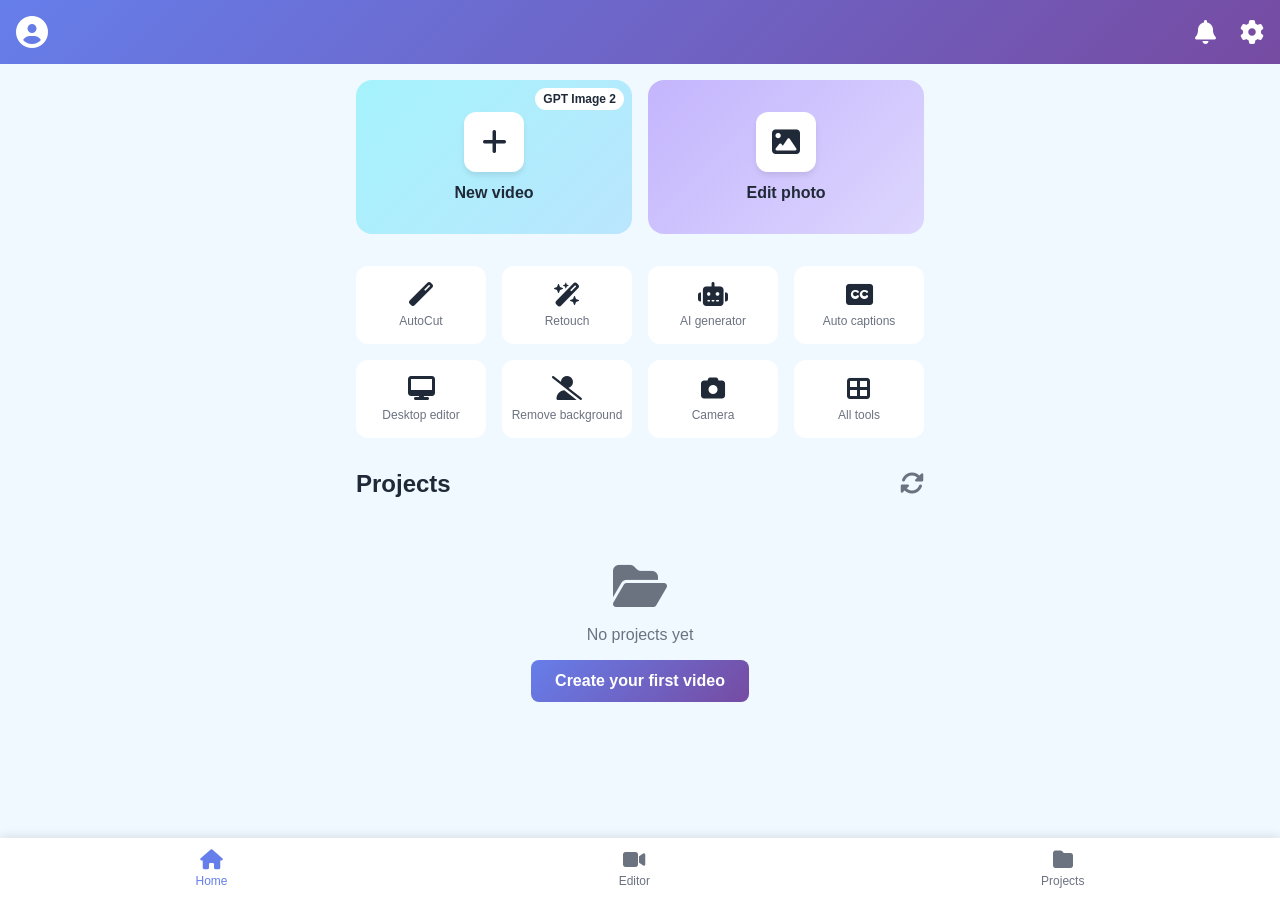
<file: frontend/index.html>
<!DOCTYPE html>
<html lang="en">
<head>
    <meta charset="UTF-8">
    <meta name="viewport" content="width=device-width, initial-scale=1.0">
    <title>Auto-Editing - AI Video Editor</title>
    <link rel="stylesheet" href="css/style.css">
    <link rel="stylesheet" href="https://cdnjs.cloudflare.com/ajax/libs/font-awesome/6.4.0/css/all.min.css">
</head>
<body>
    <header class="modern-header">
        <div class="header-top">
            <div class="header-left">
                <i class="fas fa-user-circle user-icon"></i>
            </div>
            <div class="header-right">
                <i class="fas fa-bell"></i>
                <i class="fas fa-cog"></i>
            </div>
        </div>
    </header>

    <main class="main-content">
        <div class="top-cards">
            <div class="card new-video-card" onclick="openUploadModal()">
                <div class="card-icon">
                    <i class="fas fa-plus"></i>
                </div>
                <span class="card-label">New video</span>
                <div class="card-badge">GPT Image 2</div>
            </div>
            <div class="card edit-photo-card" onclick="alert('Photo Editor Coming Soon')">
                <div class="card-icon">
                    <i class="fas fa-image"></i>
                </div>
                <span class="card-label">Edit photo</span>
            </div>
        </div>

        <div class="tools-section">
            <div class="tools-grid">
                <div class="tool-item" onclick="window.location.href='editor.html'">
                    <i class="fas fa-magic"></i>
                    <span>AutoCut</span>
                </div>
                <div class="tool-item" onclick="alert('Coming Soon')">
                    <i class="fas fa-wand-magic-sparkles"></i>
                    <span>Retouch</span>
                </div>
                <div class="tool-item" onclick="alert('Coming Soon')">
                    <i class="fas fa-robot"></i>
                    <span>AI generator</span>
                </div>
                <div class="tool-item" onclick="window.location.href='editor.html'">
                    <i class="fas fa-closed-captioning"></i>
                    <span>Auto captions</span>
                </div>
                <div class="tool-item" onclick="alert('Coming Soon')">
                    <i class="fas fa-desktop"></i>
                    <span>Desktop editor</span>
                </div>
                <div class="tool-item" onclick="alert('Coming Soon')">
                    <i class="fas fa-user-slash"></i>
                    <span>Remove background</span>
                </div>
                <div class="tool-item" onclick="alert('Coming Soon')">
                    <i class="fas fa-camera"></i>
                    <span>Camera</span>
                </div>
                <div class="tool-item" onclick="alert('Coming Soon')">
                    <i class="fas fa-th-large"></i>
                    <span>All tools</span>
                </div>
            </div>
        </div>

        <div class="projects-section">
            <div class="section-header">
                <h2>Projects</h2>
                <button class="menu-btn" onclick="loadProjects()">
                    <i class="fas fa-sync-alt"></i>
                </button>
            </div>
            <div class="projects-list" id="projectsList">
                <div class="empty-state">
                    <i class="fas fa-folder-open"></i>
                    <p>No projects yet</p>
                    <button class="create-btn" onclick="openUploadModal()">
                        Create your first video
                    </button>
                </div>
            </div>
        </div>
    </main>

    <div id="uploadModal" class="modal" style="display: none;">
        <div class="modal-content">
            <div class="modal-header">
                <h3>Upload Video</h3>
                <button class="close-btn" onclick="closeUploadModal()">
                    <i class="fas fa-times"></i>
                </button>
            </div>
            <div class="modal-body">
                <div class="upload-area" id="uploadArea">
                    <i class="fas fa-cloud-upload-alt upload-icon"></i>
                    <h4>Drag & Drop your video here</h4>
                    <p>or</p>
                    <input type="file" id="videoInput" accept="video/*" hidden>
                    <button class="upload-btn" onclick="document.getElementById('videoInput').click()">
                        Browse Files
                    </button>
                    <p class="upload-info">Supported: MP4, AVI, MOV, MKV (Max 500MB)</p>
                </div>
                <div id="uploadProgress" class="upload-progress" style="display: none;">
                    <div class="progress-bar">
                        <div class="progress-fill" id="progressFill"></div>
                    </div>
                    <p id="progressText">Uploading... 0%</p>
                </div>
            </div>
        </div>
    </div>

    <nav class="bottom-nav">
        <a href="index.html" class="nav-item active">
            <i class="fas fa-home"></i>
            <span>Home</span>
        </a>
        <a href="editor.html" class="nav-item">
            <i class="fas fa-video"></i>
            <span>Editor</span>
        </a>
        <a href="dashboard.html" class="nav-item">
            <i class="fas fa-folder"></i>
            <span>Projects</span>
        </a>
    </nav>

    <script src="js/api.js"></script>
    <script src="js/main.js"></script>
</body>
</html>
</file>
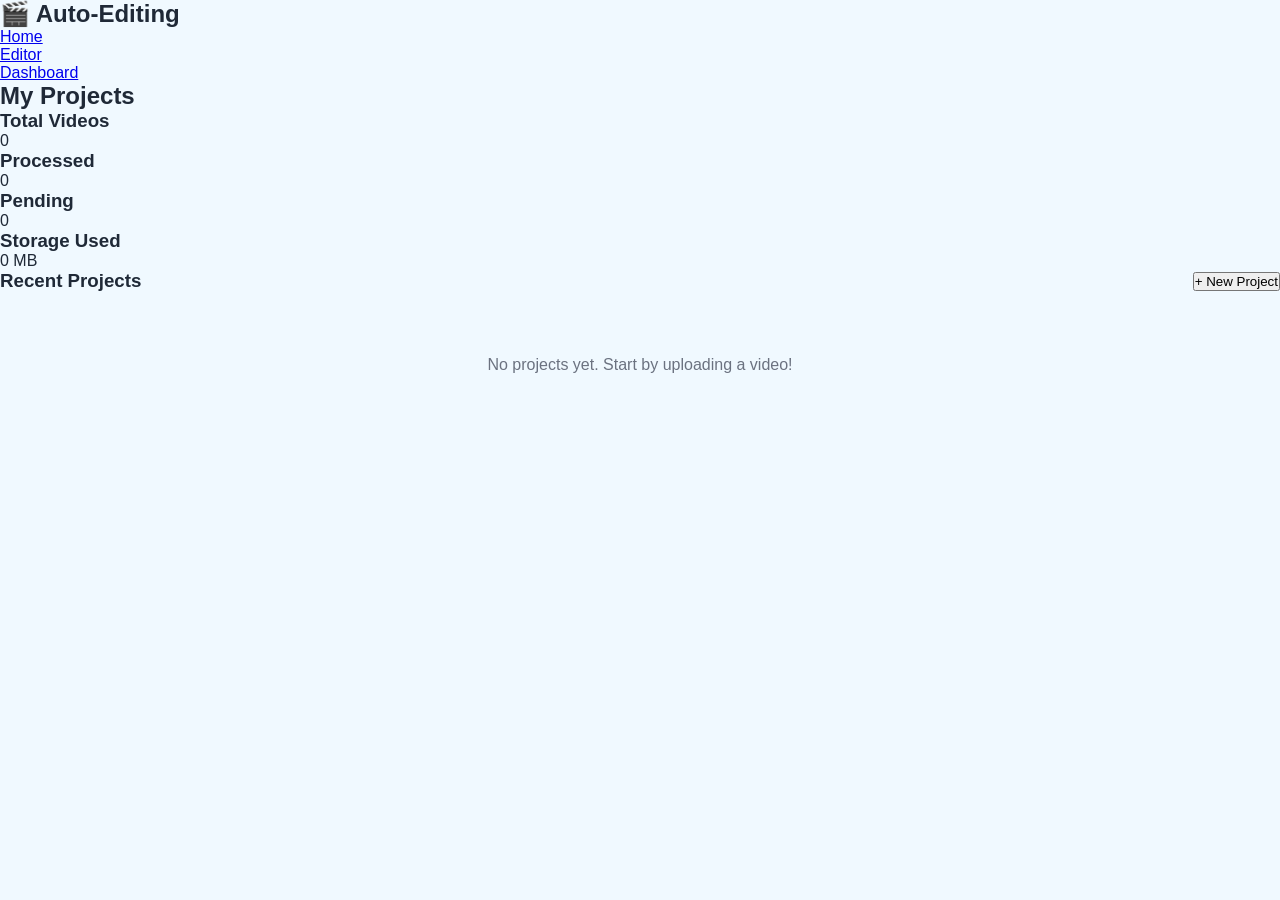
<file: frontend/dashboard.html>
<!DOCTYPE html>
<html lang="en">
<head>
    <meta charset="UTF-8">
    <meta name="viewport" content="width=device-width, initial-scale=1.0">
    <title>Dashboard - Auto-Editing</title>
    <link rel="stylesheet" href="css/style.css">
    <link rel="stylesheet" href="css/responsive.css">
</head>
<body>
    <!-- Navigation -->
    <nav class="navbar">
        <div class="nav-container">
            <div class="logo">
                <h1>🎬 Auto-Editing</h1>
            </div>
            <ul class="nav-menu">
                <li><a href="index.html">Home</a></li>
                <li><a href="editor.html">Editor</a></li>
                <li><a href="dashboard.html" class="active">Dashboard</a></li>
            </ul>
        </div>
    </nav>

    <!-- Dashboard Container -->
    <div class="dashboard-container">
        <div class="container">
            <h2>My Projects</h2>
            
            <!-- Stats Cards -->
            <div class="stats-grid">
                <div class="stat-card">
                    <h3>Total Videos</h3>
                    <p class="stat-number" id="totalVideos">0</p>
                </div>
                <div class="stat-card">
                    <h3>Processed</h3>
                    <p class="stat-number" id="processedVideos">0</p>
                </div>
                <div class="stat-card">
                    <h3>Pending</h3>
                    <p class="stat-number" id="pendingVideos">0</p>
                </div>
                <div class="stat-card">
                    <h3>Storage Used</h3>
                    <p class="stat-number" id="storageUsed">0 MB</p>
                </div>
            </div>

            <!-- Projects List -->            <div class="projects-section">
                <div class="section-header">
                    <h3>Recent Projects</h3>
                    <button class="btn btn-primary" onclick="window.location.href='editor.html'">
                        + New Project
                    </button>
                </div>
                
                <div class="projects-list" id="projectsList">
                    <!-- Projects will be loaded here -->
                    <div class="empty-state">
                        <p>No projects yet. Start by uploading a video!</p>
                    </div>
                </div>
            </div>
        </div>
    </div>

    <script src="js/main.js"></script>
    <script src="js/api.js"></script>
    <script>
        // Load dashboard data
        async function loadDashboard() {
            try {
                const response = await API.getProjects();
                if (response.success) {
                    displayProjects(response.projects);
                    updateStats(response.stats);
                }
            } catch (error) {
                console.error('Error loading dashboard:', error);
            }
        }

        function displayProjects(projects) {
            const projectsList = document.getElementById('projectsList');
            
            if (!projects || projects.length === 0) {
                projectsList.innerHTML = '<div class="empty-state"><p>No projects yet. Start by uploading a video!</p></div>';
                return;
            }

            projectsList.innerHTML = projects.map(project => `
                <div class="project-card">
                    <div class="project-info">
                        <h4>${project.name}</h4>
                        <p>Created: ${new Date(project.created_at).toLocaleDateString()}</p>
                        <span class="status-badge ${project.status}">${project.status}</span>
                    </div>
                    <div class="project-actions">                        <button class="btn btn-secondary" onclick="openProject('${project.id}')">
                            Open
                        </button>
                        <button class="btn btn-danger" onclick="deleteProject('${project.id}')">
                            Delete
                        </button>
                    </div>
                </div>
            `).join('');
        }

        function updateStats(stats) {
            document.getElementById('totalVideos').textContent = stats.total || 0;
            document.getElementById('processedVideos').textContent = stats.processed || 0;
            document.getElementById('pendingVideos').textContent = stats.pending || 0;
            document.getElementById('storageUsed').textContent = stats.storage || '0 MB';
        }

        function openProject(projectId) {
            window.location.href = `editor.html?project=${projectId}`;
        }

        async function deleteProject(projectId) {
            if (confirm('Are you sure you want to delete this project?')) {
                try {
                    const response = await API.deleteProject(projectId);
                    if (response.success) {
                        loadDashboard();
                    }
                } catch (error) {
                    console.error('Error deleting project:', error);
                }
            }
        }

        // Load dashboard on page load
        loadDashboard();
    </script>
</body>
</html>
</file>
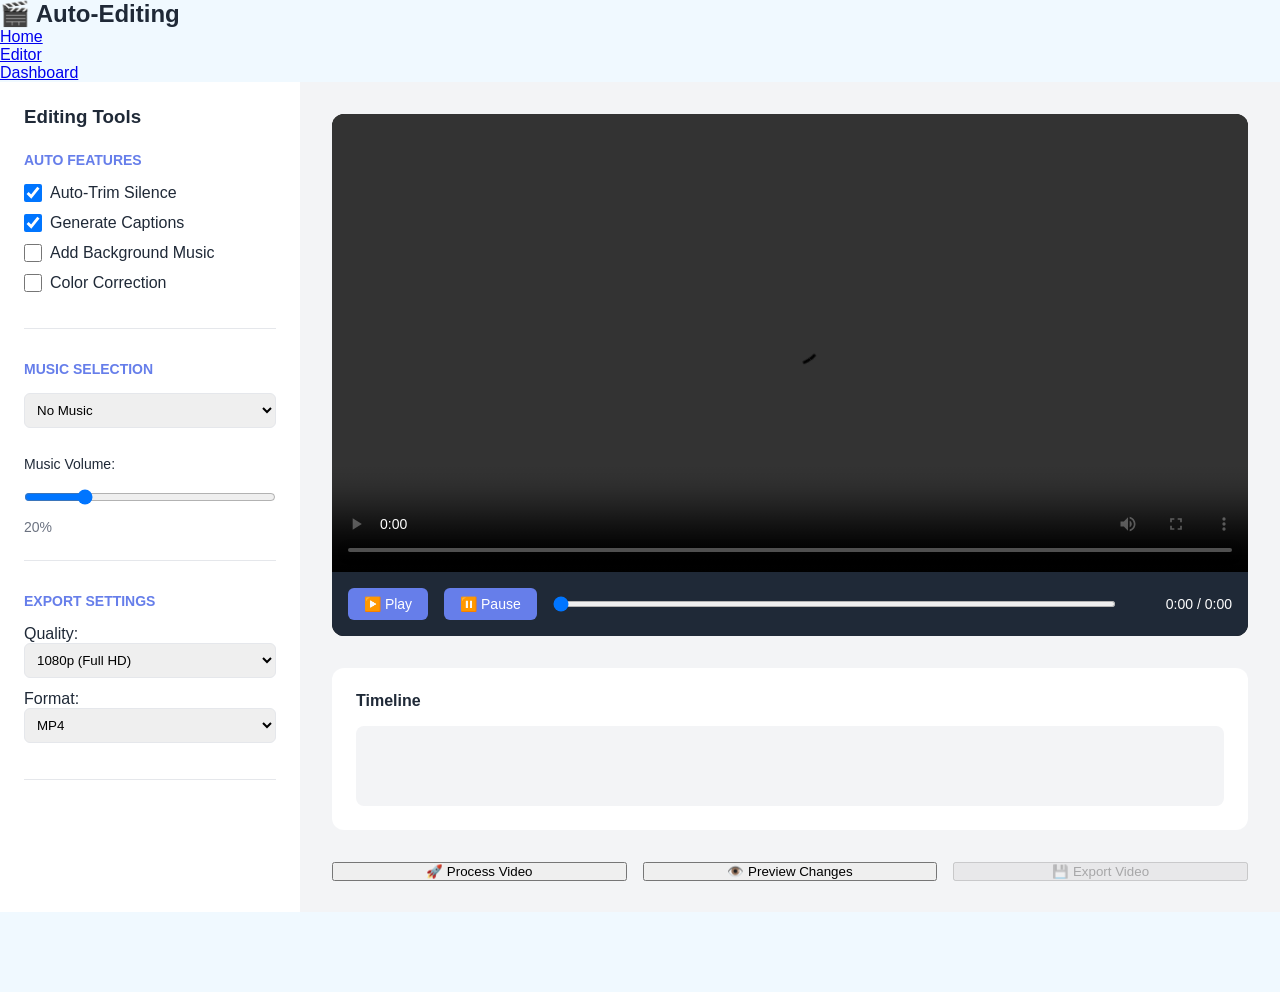
<file: frontend/editor.html>
<!DOCTYPE html>
<html lang="en">
<head>
    <meta charset="UTF-8">
    <meta name="viewport" content="width=device-width, initial-scale=1.0">
    <title>Video Editor - Auto-Editing</title>
    <link rel="stylesheet" href="css/style.css">
    <link rel="stylesheet" href="css/editor.css">
    <link rel="stylesheet" href="css/responsive.css">
</head>
<body>
    <!-- Navigation -->
    <nav class="navbar">
        <div class="nav-container">
            <div class="logo">
                <h1>🎬 Auto-Editing</h1>
            </div>
            <ul class="nav-menu">
                <li><a href="index.html">Home</a></li>
                <li><a href="editor.html" class="active">Editor</a></li>
                <li><a href="dashboard.html">Dashboard</a></li>
            </ul>
        </div>
    </nav>

    <!-- Editor Container -->
    <div class="editor-container">
        <!-- Sidebar -->
        <aside class="editor-sidebar">
            <h3>Editing Tools</h3>
            <div class="tool-group">
                <h4>Auto Features</h4>
                <label class="checkbox-label">
                    <input type="checkbox" id="autoTrim" checked>
                    <span>Auto-Trim Silence</span>
                </label>
                <label class="checkbox-label">
                    <input type="checkbox" id="autoCaptions" checked>
                    <span>Generate Captions</span>
                </label>
                <label class="checkbox-label">
                    <input type="checkbox" id="autoMusic">
                    <span>Add Background Music</span>
                </label>
                <label class="checkbox-label">
                    <input type="checkbox" id="autoColor">
                    <span>Color Correction</span>
                </label>
            </div>
            <div class="tool-group">
                <h4>Music Selection</h4>
                <select id="musicSelect">
                    <option value="none">No Music</option>
                    <option value="upbeat">Upbeat</option>
                    <option value="calm">Calm</option>
                    <option value="dramatic">Dramatic</option>
                    <option value="corporate">Corporate</option>
                </select>
                <div class="volume-control">
                    <label>Music Volume:</label>
                    <input type="range" id="musicVolume" min="0" max="100" value="20">
                    <span id="volumeValue">20%</span>
                </div>
            </div>

            <div class="tool-group">
                <h4>Export Settings</h4>
                <label>Quality:</label>
                <select id="qualitySelect">
                    <option value="1080p">1080p (Full HD)</option>
                    <option value="720p">720p (HD)</option>
                    <option value="480p">480p (SD)</option>
                </select>
                
                <label>Format:</label>
                <select id="formatSelect">
                    <option value="mp4">MP4</option>
                    <option value="webm">WebM</option>
                    <option value="mov">MOV</option>
                </select>
            </div>
        </aside>

        <!-- Main Editor Area -->
        <main class="editor-main">
            <!-- Video Preview -->
            <div class="video-preview">
                <video id="videoPlayer" controls>
                    <source src="" type="video/mp4">
                    Your browser does not support the video tag.
                </video>
                <div class="video-controls">
                    <button id="playBtn" class="control-btn">▶️ Play</button>
                    <button id="pauseBtn" class="control-btn">⏸️ Pause</button>
                    <input type="range" id="videoSeek" min="0" max="100" value="0">
                    <span id="timeDisplay">0:00 / 0:00</span>
                </div>
            </div>
            <!-- Timeline -->
            <div class="timeline">
                <h4>Timeline</h4>
                <div class="timeline-track" id="timelineTrack">
                    <!-- Timeline segments will be added here -->
                </div>
            </div>

            <!-- Action Buttons -->
            <div class="editor-actions">
                <button id="processBtn" class="btn btn-primary">
                    🚀 Process Video
                </button>
                <button id="previewBtn" class="btn btn-secondary">
                    👁️ Preview Changes
                </button>
                <button id="exportBtn" class="btn btn-success" disabled>
                    💾 Export Video
                </button>
            </div>

            <!-- Processing Status -->
            <div class="processing-status" id="processingStatus" style="display: none;">
                <h3>Processing Video...</h3>
                <div class="progress-bar">
                    <div class="progress-fill" id="processingProgress"></div>
                </div>
                <p id="processingText">Initializing...</p>
            </div>
        </main>
    </div>

    <script src="js/main.js"></script>
    <script src="js/editor.js"></script>
    <script src="js/api.js"></script>
</body>
</html>
</file>
<file: frontend/css/style.css>
* {
    margin: 0;
    padding: 0;
    box-sizing: border-box;
}

:root {
    --primary-color: #667eea;
    --secondary-color: #764ba2;
    --bg-color: #f0f9ff;
    --card-bg: #ffffff;
    --text-primary: #1f2937;
    --text-secondary: #6b7280;
    --border-color: #e5e7eb;
}

body {
    font-family: -apple-system, BlinkMacSystemFont, 'Segoe UI', Roboto, sans-serif;
    background: var(--bg-color);
    color: var(--text-primary);
    padding-bottom: 80px;
}

.modern-header {
    background: linear-gradient(135deg, #667eea 0%, #764ba2 100%);
    padding: 1rem;
    position: sticky;
    top: 0;
    z-index: 100;
}

.header-top {
    display: flex;
    justify-content: space-between;
    align-items: center;
}

.header-left .user-icon {
    font-size: 2rem;
    color: white;
}

.header-right {
    display: flex;
    gap: 1.5rem;
}

.header-right i {
    font-size: 1.5rem;
    color: white;
    cursor: pointer;
}

.main-content {
    padding: 1rem;
    max-width: 600px;
    margin: 0 auto;
}

.top-cards {
    display: grid;
    grid-template-columns: 1fr 1fr;
    gap: 1rem;
    margin-bottom: 2rem;
}

.card {
    background: linear-gradient(135deg, #a5f3fc 0%, #bae6fd 100%);
    border-radius: 16px;
    padding: 2rem 1rem;
    text-align: center;
    cursor: pointer;
    position: relative;
    min-height: 150px;
    display: flex;
    flex-direction: column;
    justify-content: center;
    align-items: center;
    transition: transform 0.2s;
}

.card:hover {
    transform: translateY(-4px);
}

.card-icon {
    width: 60px;
    height: 60px;
    background: white;
    border-radius: 12px;
    display: flex;
    align-items: center;
    justify-content: center;
    margin-bottom: 0.75rem;
    box-shadow: 0 4px 6px -1px rgba(0, 0, 0, 0.1);
}

.card-icon i {
    font-size: 1.75rem;
    color: var(--text-primary);
}

.card-label {
    font-size: 1rem;
    font-weight: 600;
}

.card-badge {
    position: absolute;
    top: 0.5rem;
    right: 0.5rem;
    background: white;
    padding: 0.25rem 0.5rem;
    border-radius: 12px;
    font-size: 0.75rem;
    font-weight: 600;
}

.edit-photo-card {
    background: linear-gradient(135deg, #c4b5fd 0%, #ddd6fe 100%);
}

.tools-section {
    margin-bottom: 2rem;
}

.tools-grid {
    display: grid;
    grid-template-columns: repeat(4, 1fr);
    gap: 1rem;
}

.tool-item {
    display: flex;
    flex-direction: column;
    align-items: center;
    gap: 0.5rem;
    padding: 1rem 0.5rem;
    background: var(--card-bg);
    border-radius: 12px;
    cursor: pointer;
    transition: transform 0.2s;
}

.tool-item:hover {
    transform: scale(1.05);
}

.tool-item i {
    font-size: 1.5rem;
    color: var(--text-primary);
}

.tool-item span {
    font-size: 0.75rem;
    color: var(--text-secondary);
    text-align: center;
}

.projects-section {
    margin-bottom: 2rem;
}

.section-header {
    display: flex;
    justify-content: space-between;
    align-items: center;
    margin-bottom: 1rem;
}

.section-header h2 {
    font-size: 1.5rem;
}

.menu-btn {
    background: none;
    border: none;
    font-size: 1.5rem;
    cursor: pointer;
    color: var(--text-secondary);
}

.projects-list {
    display: flex;
    flex-direction: column;
    gap: 1rem;
}

.empty-state {
    text-align: center;
    padding: 3rem 1rem;
    color: var(--text-secondary);
}

.empty-state i {
    font-size: 3rem;
    margin-bottom: 1rem;
}

.create-btn {
    background: linear-gradient(135deg, #667eea 0%, #764ba2 100%);
    color: white;
    border: none;
    padding: 0.75rem 1.5rem;
    border-radius: 8px;
    font-size: 1rem;
    font-weight: 600;
    cursor: pointer;
    margin-top: 1rem;
}

.project-item {
    background: var(--card-bg);
    border-radius: 12px;
    padding: 1rem;
    display: flex;
    align-items: center;
    gap: 1rem;
    box-shadow: 0 2px 4px rgba(0,0,0,0.05);
    cursor: pointer;
}

.project-thumbnail {
    width: 60px;
    height: 60px;
    background: linear-gradient(135deg, #667eea 0%, #764ba2 100%);
    border-radius: 8px;
    display: flex;
    align-items: center;
    justify-content: center;
}

.project-thumbnail i {
    font-size: 1.5rem;
    color: white;
}

.project-info {
    flex: 1;
}

.project-info h3 {
    font-size: 1rem;
    margin-bottom: 0.25rem;
}

.project-date {
    font-size: 0.875rem;
    color: var(--text-secondary);
}

.project-menu {
    color: var(--text-secondary);
    cursor: pointer;
    padding: 0.5rem;
}

.bottom-nav {
    position: fixed;
    bottom: 0;
    left: 0;
    right: 0;
    background: white;
    display: flex;
    justify-content: space-around;
    padding: 0.75rem 0;
    box-shadow: 0 -2px 10px rgba(0, 0, 0, 0.1);
    z-index: 100;
}

.nav-item {
    display: flex;
    flex-direction: column;
    align-items: center;
    gap: 0.25rem;
    text-decoration: none;
    color: var(--text-secondary);
    font-size: 0.75rem;
}

.nav-item i {
    font-size: 1.25rem;
}

.nav-item.active {
    color: var(--primary-color);
}

.modal {
    position: fixed;
    z-index: 1000;
    left: 0;
    top: 0;
    width: 100%;
    height: 100%;
    background-color: rgba(0, 0, 0, 0.7);
    display: flex;
    justify-content: center;
    align-items: center;
}

.modal-content {
    background: white;
    border-radius: 16px;
    width: 90%;
    max-width: 500px;
    overflow: hidden;
}

.modal-header {
    padding: 1.5rem;
    border-bottom: 1px solid var(--border-color);
    display: flex;
    justify-content: space-between;
    align-items: center;
}

.close-btn {
    background: none;
    border: none;
    font-size: 1.5rem;
    cursor: pointer;
}

.modal-body {
    padding: 2rem;
}

.upload-area {
    border: 2px dashed var(--border-color);
    border-radius: 12px;
    padding: 3rem 2rem;
    text-align: center;
}

.upload-icon {
    font-size: 4rem;
    color: var(--primary-color);
    margin-bottom: 1rem;
}

.upload-btn {
    background: linear-gradient(135deg, #667eea 0%, #764ba2 100%);
    color: white;
    border: none;
    padding: 0.75rem 2rem;
    border-radius: 8px;
    font-size: 1rem;
    font-weight: 600;
    cursor: pointer;
    margin: 1rem 0;
}

.upload-progress {
    padding: 2rem 0;
}

.progress-bar {
    background: var(--border-color);
    height: 8px;
    border-radius: 4px;
    overflow: hidden;
    margin-bottom: 1rem;
}

.progress-fill {
    background: linear-gradient(90deg, #667eea 0%, #764ba2 100%);
    height: 100%;
    width: 0%;
    transition: width 0.3s;
    }
</file>
<file: frontend/css/responsive.css>
/* Mobile Responsive Styles */

/* Tablet */
@media (max-width: 1024px) {
    .hero-content h1 {
        font-size: 2.5rem;
    }

    .features-grid {
        grid-template-columns: repeat(2, 1fr);
    }

    .stats-grid {
        grid-template-columns: repeat(2, 1fr);
    }
}

/* Mobile */
@media (max-width: 768px) {
    .nav-container {
        flex-direction: column;
        gap: 1rem;
    }

    .nav-menu {
        flex-direction: column;
        gap: 1rem;
        text-align: center;
    }

    .hero {
        padding: 3rem 20px;
    }

    .hero-content h1 {
        font-size: 2rem;
    }

    .hero-content p {
        font-size: 1rem;
    }

    .cta-buttons {
        flex-direction: column;
    }

    .features-grid {
        grid-template-columns: 1fr;
    }
    .stats-grid {
        grid-template-columns: 1fr;
    }

    .upload-area {
        padding: 2rem 1rem;
    }

    .upload-icon {
        font-size: 3rem;
    }

    .project-card {
        flex-direction: column;
        align-items: flex-start;
        gap: 1rem;
    }

    .project-actions {
        width: 100%;
    }

    .project-actions .btn {
        flex: 1;
    }

    .footer-links {
        flex-direction: column;
        gap: 1rem;
    }
}

/* Small Mobile */
@media (max-width: 480px) {
    .hero-content h1 {
        font-size: 1.5rem;
    }

    .btn {
        padding: 0.5rem 1rem;
        font-size: 0.875rem;
    }

    .feature-card {
        padding: 1.5rem;
    }

    .feature-icon {
        font-size: 2rem;
    }
    .stat-number {
        font-size: 2rem;
    }
}

/* Print Styles */
@media print {
    .navbar,
    .footer,
    .cta-buttons {
        display: none;
    }

    body {
        background: white;
    }

    .container {
        max-width: 100%;
    }
}
</file>
<file: frontend/css/editor.css>
/* Editor Specific Styles */
.editor-container {
    display: flex;
    height: calc(100vh - 70px);
    background: #f3f4f6;
}

/* Sidebar */
.editor-sidebar {
    width: 300px;
    background: white;
    padding: 1.5rem;
    overflow-y: auto;
    box-shadow: var(--shadow);
}

.editor-sidebar h3 {
    margin-bottom: 1.5rem;
    color: var(--dark-color);
}

.tool-group {
    margin-bottom: 2rem;
    padding-bottom: 1.5rem;
    border-bottom: 1px solid var(--border-color);
}

.tool-group h4 {
    margin-bottom: 1rem;
    color: var(--primary-color);
    font-size: 0.875rem;
    text-transform: uppercase;
}

.checkbox-label {
    display: flex;
    align-items: center;
    margin-bottom: 0.75rem;
    cursor: pointer;
}

.checkbox-label input[type="checkbox"] {
    margin-right: 0.5rem;
    width: 18px;
    height: 18px;
    cursor: pointer;
}

.tool-group select,
.tool-group input[type="range"] {    width: 100%;
    padding: 0.5rem;
    border: 1px solid var(--border-color);
    border-radius: 6px;
    margin-bottom: 0.75rem;
}

.volume-control {
    margin-top: 1rem;
}

.volume-control label {
    display: block;
    margin-bottom: 0.5rem;
    font-size: 0.875rem;
}

.volume-control input[type="range"] {
    margin-bottom: 0.25rem;
}

#volumeValue {
    font-size: 0.875rem;
    color: #6b7280;
}

/* Main Editor Area */
.editor-main {
    flex: 1;
    padding: 2rem;
    overflow-y: auto;
}

/* Video Preview */
.video-preview {
    background: black;
    border-radius: 12px;
    overflow: hidden;
    margin-bottom: 2rem;
    box-shadow: var(--shadow-lg);
}

.video-preview video {
    width: 100%;
    max-height: 500px;
    display: block;
}

.video-controls {
    background: #1f2937;    padding: 1rem;
    display: flex;
    align-items: center;
    gap: 1rem;
}

.control-btn {
    background: var(--primary-color);
    color: white;
    border: none;
    padding: 0.5rem 1rem;
    border-radius: 6px;
    cursor: pointer;
    font-size: 0.875rem;
    transition: background 0.3s;
}

.control-btn:hover {
    background: var(--secondary-color);
}

#videoSeek {
    flex: 1;
    height: 6px;
    border-radius: 3px;
    cursor: pointer;
}

#timeDisplay {
    color: white;
    font-size: 0.875rem;
    min-width: 100px;
    text-align: right;
}

/* Timeline */
.timeline {
    background: white;
    padding: 1.5rem;
    border-radius: 12px;
    margin-bottom: 2rem;
    box-shadow: var(--shadow);
}

.timeline h4 {
    margin-bottom: 1rem;
    color: var(--dark-color);
}

.timeline-track {    height: 80px;
    background: #f3f4f6;
    border-radius: 8px;
    position: relative;
    overflow-x: auto;
    display: flex;
    gap: 2px;
}

.timeline-segment {
    background: var(--primary-color);
    height: 100%;
    min-width: 50px;
    border-radius: 4px;
    cursor: pointer;
    transition: opacity 0.3s;
}

.timeline-segment:hover {
    opacity: 0.8;
}

.timeline-segment.silence {
    background: #ef4444;
    opacity: 0.5;
}

/* Editor Actions */
.editor-actions {
    display: flex;
    gap: 1rem;
    margin-bottom: 2rem;
}

.editor-actions .btn {
    flex: 1;
}

/* Processing Status */
.processing-status {
    background: white;
    padding: 2rem;
    border-radius: 12px;
    box-shadow: var(--shadow);
}

.processing-status h3 {
    margin-bottom: 1rem;
    color: var(--dark-color);
}
/* Responsive Editor */
@media (max-width: 768px) {
    .editor-container {
        flex-direction: column;
        height: auto;
    }

    .editor-sidebar {
        width: 100%;
        max-height: 400px;
    }

    .editor-actions {
        flex-direction: column;
    }

    .video-controls {
        flex-wrap: wrap;
    }
}
</file>
